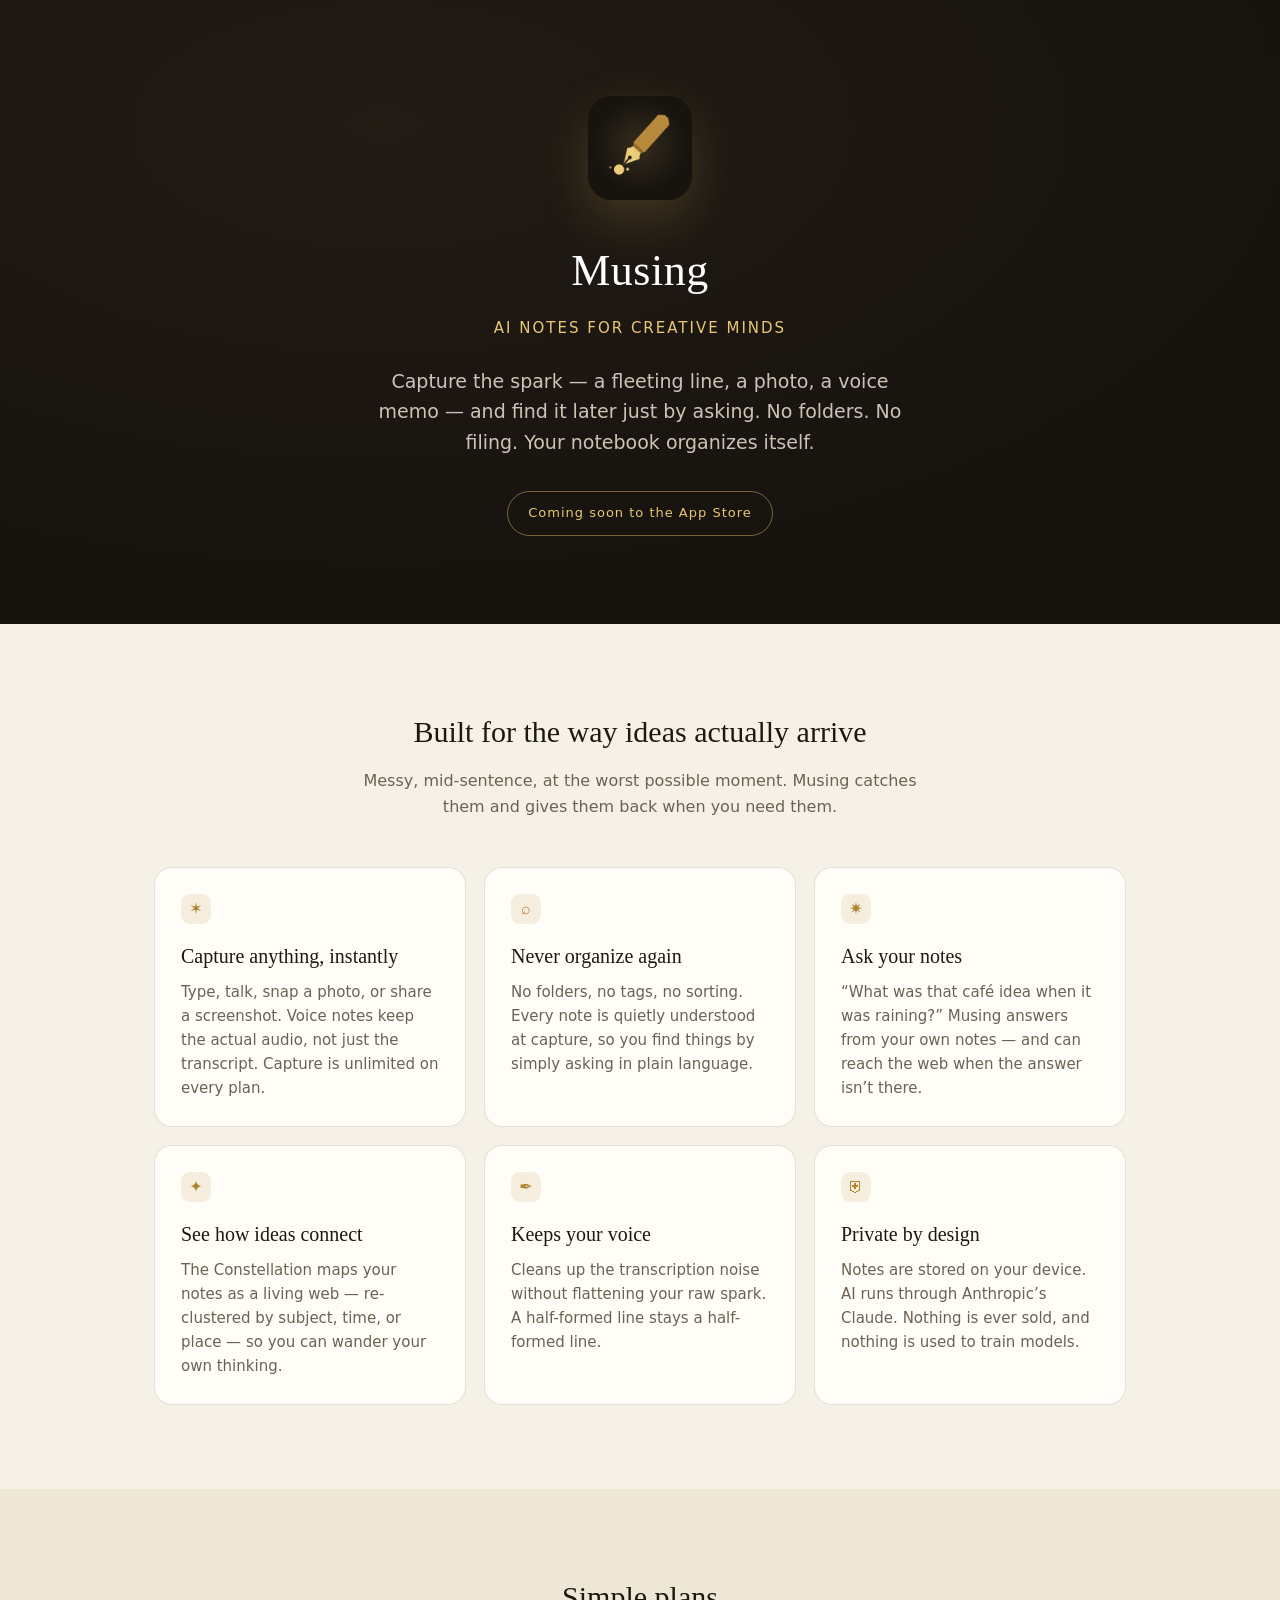
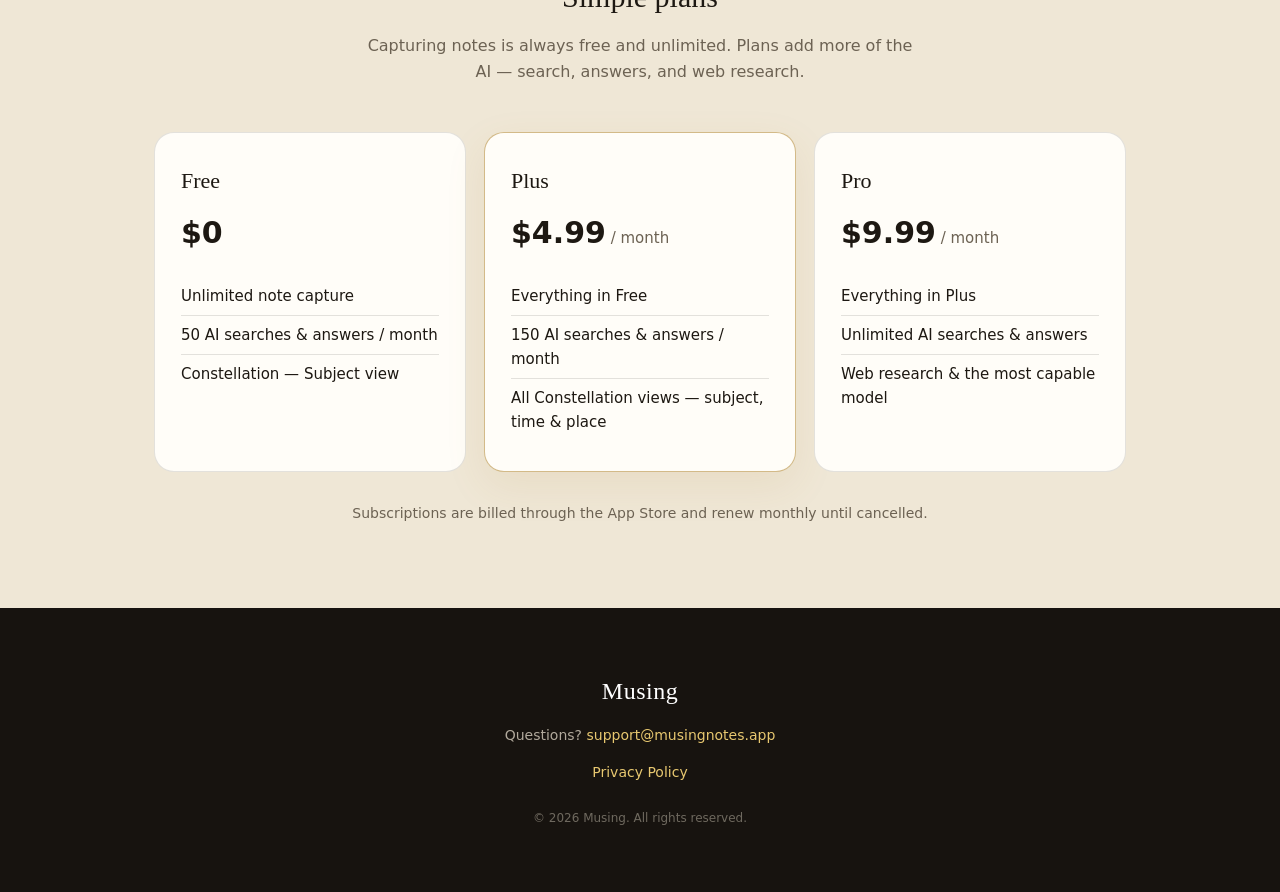
<file: index.html>
<!DOCTYPE html>
<html lang="en">
<head>
  <meta charset="UTF-8" />
  <meta name="viewport" content="width=device-width, initial-scale=1.0" />
  <title>Musing — AI notes for creative minds</title>
  <meta name="description" content="Musing is a context-aware notes app for creative minds. Capture ideas instantly, never organize, and find anything by simply asking. Powered by AI." />
  <link rel="icon" type="image/png" href="icon.png" />
  <link rel="stylesheet" href="styles.css" />
  <!-- Social preview -->
  <meta property="og:title" content="Musing — AI notes for creative minds" />
  <meta property="og:description" content="Capture the spark. Find it later. A context-aware notes app that organizes itself." />
  <meta property="og:image" content="icon.png" />
  <meta property="og:url" content="https://musingnotes.app" />
  <meta name="twitter:card" content="summary_large_image" />
</head>
<body>

  <header class="hero">
    <img class="app-icon" src="icon.png" alt="Musing app icon" />
    <div class="wordmark">Musing</div>
    <div class="tagline">AI notes for creative minds</div>
    <p class="lead">Capture the spark — a fleeting line, a photo, a voice memo — and find it later just by asking. No folders. No filing. Your notebook organizes itself.</p>
    <span class="badge">Coming soon to the App Store</span>
  </header>

  <section class="features">
    <div class="wrap">
      <h2 class="section-title">Built for the way ideas actually arrive</h2>
      <p class="section-sub">Messy, mid-sentence, at the worst possible moment. Musing catches them and gives them back when you need them.</p>
      <div class="grid">
        <div class="card">
          <div class="dot">✶</div>
          <h3>Capture anything, instantly</h3>
          <p>Type, talk, snap a photo, or share a screenshot. Voice notes keep the actual audio, not just the transcript. Capture is unlimited on every plan.</p>
        </div>
        <div class="card">
          <div class="dot">⌕</div>
          <h3>Never organize again</h3>
          <p>No folders, no tags, no sorting. Every note is quietly understood at capture, so you find things by simply asking in plain language.</p>
        </div>
        <div class="card">
          <div class="dot">✷</div>
          <h3>Ask your notes</h3>
          <p>“What was that café idea when it was raining?” Musing answers from your own notes — and can reach the web when the answer isn’t there.</p>
        </div>
        <div class="card">
          <div class="dot">✦</div>
          <h3>See how ideas connect</h3>
          <p>The Constellation maps your notes as a living web — re-clustered by subject, time, or place — so you can wander your own thinking.</p>
        </div>
        <div class="card">
          <div class="dot">✒</div>
          <h3>Keeps your voice</h3>
          <p>Cleans up the transcription noise without flattening your raw spark. A half-formed line stays a half-formed line.</p>
        </div>
        <div class="card">
          <div class="dot">⛨</div>
          <h3>Private by design</h3>
          <p>Notes are stored on your device. AI runs through Anthropic’s Claude. Nothing is ever sold, and nothing is used to train models.</p>
        </div>
      </div>
    </div>
  </section>

  <section class="pricing" id="pricing">
    <div class="wrap">
      <h2 class="section-title">Simple plans</h2>
      <p class="section-sub">Capturing notes is always free and unlimited. Plans add more of the AI — search, answers, and web research.</p>
      <div class="plans">
        <div class="plan">
          <div class="name">Free</div>
          <div class="price">$0</div>
          <ul>
            <li>Unlimited note capture</li>
            <li>50 AI searches &amp; answers / month</li>
            <li>Constellation — Subject view</li>
          </ul>
        </div>
        <div class="plan featured">
          <div class="name">Plus</div>
          <div class="price">$4.99<span> / month</span></div>
          <ul>
            <li>Everything in Free</li>
            <li>150 AI searches &amp; answers / month</li>
            <li>All Constellation views — subject, time &amp; place</li>
          </ul>
        </div>
        <div class="plan">
          <div class="name">Pro</div>
          <div class="price">$9.99<span> / month</span></div>
          <ul>
            <li>Everything in Plus</li>
            <li>Unlimited AI searches &amp; answers</li>
            <li>Web research &amp; the most capable model</li>
          </ul>
        </div>
      </div>
      <p class="note">Subscriptions are billed through the App Store and renew monthly until cancelled.</p>
    </div>
  </section>

  <footer>
    <div class="wordmark">Musing</div>
    <p>Questions? <a href="mailto:support@musingnotes.app">support@musingnotes.app</a></p>
    <p><a href="privacy.html">Privacy Policy</a></p>
    <p class="legal">© 2026 Musing. All rights reserved.</p>
  </footer>

</body>
</html>
</file>
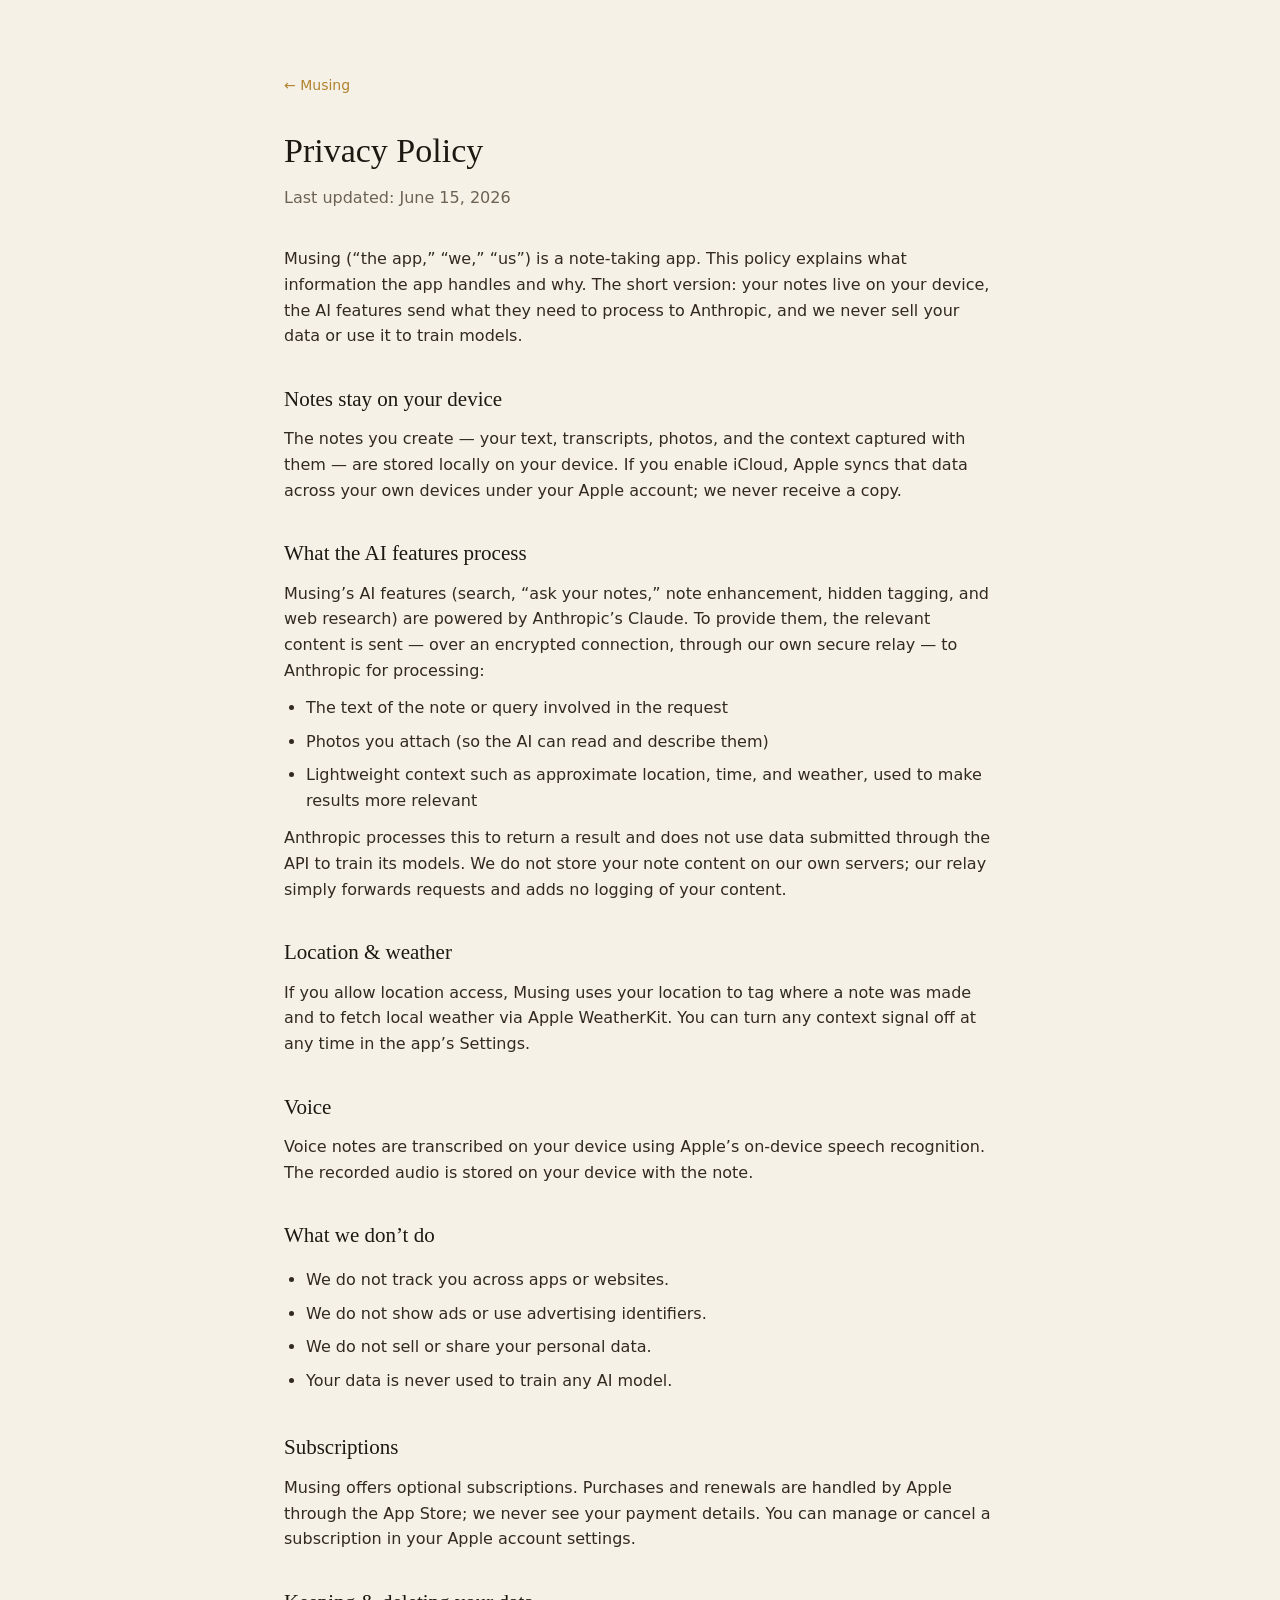
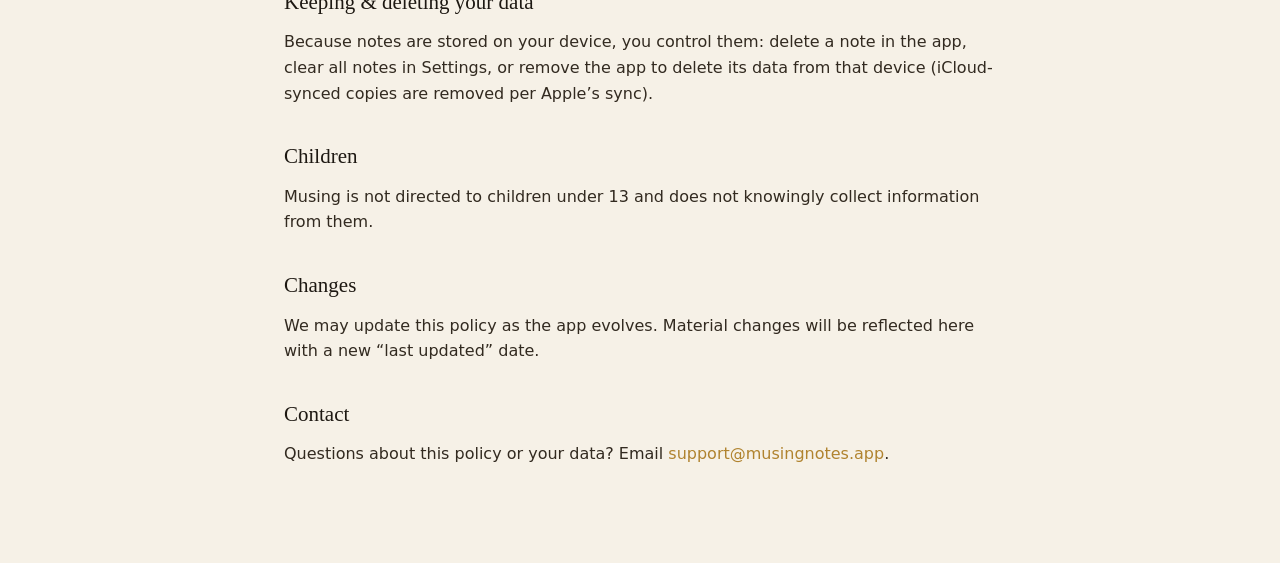
<file: privacy.html>
<!DOCTYPE html>
<html lang="en">
<head>
  <meta charset="UTF-8" />
  <meta name="viewport" content="width=device-width, initial-scale=1.0" />
  <title>Privacy Policy — Musing</title>
  <meta name="description" content="How Musing handles your notes and data." />
  <link rel="icon" type="image/png" href="icon.png" />
  <link rel="stylesheet" href="styles.css" />
</head>
<body>
  <article class="doc">
    <a class="back" href="index.html">← Musing</a>
    <h1>Privacy Policy</h1>
    <p class="updated">Last updated: June 15, 2026</p>

    <p>Musing (“the app,” “we,” “us”) is a note-taking app. This policy explains what
    information the app handles and why. The short version: your notes live on your
    device, the AI features send what they need to process to Anthropic, and we never
    sell your data or use it to train models.</p>

    <h2>Notes stay on your device</h2>
    <p>The notes you create — your text, transcripts, photos, and the context captured
    with them — are stored locally on your device. If you enable iCloud, Apple syncs
    that data across your own devices under your Apple account; we never receive a copy.</p>

    <h2>What the AI features process</h2>
    <p>Musing’s AI features (search, “ask your notes,” note enhancement, hidden tagging,
    and web research) are powered by Anthropic’s Claude. To provide them, the relevant
    content is sent — over an encrypted connection, through our own secure relay — to
    Anthropic for processing:</p>
    <ul>
      <li>The text of the note or query involved in the request</li>
      <li>Photos you attach (so the AI can read and describe them)</li>
      <li>Lightweight context such as approximate location, time, and weather, used to make results more relevant</li>
    </ul>
    <p>Anthropic processes this to return a result and does not use data submitted
    through the API to train its models. We do not store your note content on our own
    servers; our relay simply forwards requests and adds no logging of your content.</p>

    <h2>Location &amp; weather</h2>
    <p>If you allow location access, Musing uses your location to tag where a note was
    made and to fetch local weather via Apple WeatherKit. You can turn any context
    signal off at any time in the app’s Settings.</p>

    <h2>Voice</h2>
    <p>Voice notes are transcribed on your device using Apple’s on-device speech
    recognition. The recorded audio is stored on your device with the note.</p>

    <h2>What we don’t do</h2>
    <ul>
      <li>We do not track you across apps or websites.</li>
      <li>We do not show ads or use advertising identifiers.</li>
      <li>We do not sell or share your personal data.</li>
      <li>Your data is never used to train any AI model.</li>
    </ul>

    <h2>Subscriptions</h2>
    <p>Musing offers optional subscriptions. Purchases and renewals are handled by
    Apple through the App Store; we never see your payment details. You can manage or
    cancel a subscription in your Apple account settings.</p>

    <h2>Keeping &amp; deleting your data</h2>
    <p>Because notes are stored on your device, you control them: delete a note in the
    app, clear all notes in Settings, or remove the app to delete its data from that
    device (iCloud-synced copies are removed per Apple’s sync). </p>

    <h2>Children</h2>
    <p>Musing is not directed to children under 13 and does not knowingly collect
    information from them.</p>

    <h2>Changes</h2>
    <p>We may update this policy as the app evolves. Material changes will be reflected
    here with a new “last updated” date.</p>

    <h2>Contact</h2>
    <p>Questions about this policy or your data? Email
    <a href="mailto:support@musingnotes.app">support@musingnotes.app</a>.</p>
  </article>
</body>
</html>
</file>
<file: styles.css>
:root {
  --bg: #f6f1e7;
  --bg-alt: #efe7d6;
  --ink: #1d1812;
  --muted: #6c6253;
  --card: #fffdf8;
  --line: rgba(29, 24, 18, 0.12);
  --gold: #b0832f;
  --gold-soft: #e8c870;
  --espresso: #17130f;
  --cream: #f3ead8;
  --serif: "Hoefler Text", Georgia, "Times New Roman", ui-serif, serif;
  --sans: -apple-system, system-ui, "Segoe UI", Roboto, Helvetica, Arial, sans-serif;
}

* { box-sizing: border-box; margin: 0; padding: 0; }

html { scroll-behavior: smooth; }

body {
  font-family: var(--sans);
  color: var(--ink);
  background: var(--bg);
  line-height: 1.6;
  -webkit-font-smoothing: antialiased;
}

a { color: var(--gold); text-decoration: none; }
a:hover { text-decoration: underline; }

.wrap { max-width: 1020px; margin: 0 auto; padding: 0 24px; }

/* Hero */
.hero {
  background: radial-gradient(120% 120% at 30% 20%, #221b14 0%, var(--espresso) 60%);
  color: var(--cream);
  text-align: center;
  padding: 96px 24px 88px;
}
.hero img.app-icon {
  width: 104px; height: 104px;
  border-radius: 24px;
  box-shadow: 0 18px 50px rgba(232, 200, 112, 0.18);
  margin-bottom: 28px;
}
.wordmark {
  font-family: var(--serif);
  font-size: 44px;
  letter-spacing: 0.5px;
  font-weight: 500;
  color: #fff;
}
.tagline {
  color: var(--gold-soft);
  font-size: 15px;
  letter-spacing: 2px;
  text-transform: uppercase;
  margin-top: 10px;
}
.hero p.lead {
  max-width: 540px;
  margin: 26px auto 0;
  font-size: 19px;
  color: rgba(243, 234, 216, 0.82);
}
.badge {
  display: inline-block;
  margin-top: 34px;
  padding: 11px 20px;
  border: 1px solid rgba(232, 200, 112, 0.45);
  border-radius: 100px;
  color: var(--gold-soft);
  font-size: 13px;
  letter-spacing: 1px;
}

/* Sections */
section { padding: 84px 0; }
.section-title {
  font-family: var(--serif);
  font-size: 30px;
  font-weight: 500;
  text-align: center;
  margin-bottom: 12px;
}
.section-sub {
  text-align: center;
  color: var(--muted);
  max-width: 560px;
  margin: 0 auto 48px;
}

/* Features */
.features { background: var(--bg); }
.grid {
  display: grid;
  grid-template-columns: repeat(auto-fit, minmax(260px, 1fr));
  gap: 18px;
}
.card {
  background: var(--card);
  border: 1px solid var(--line);
  border-radius: 18px;
  padding: 26px;
}
.card h3 {
  font-family: var(--serif);
  font-size: 20px;
  font-weight: 500;
  margin-bottom: 8px;
}
.card p { color: var(--muted); font-size: 15px; }
.card .dot {
  width: 30px; height: 30px; border-radius: 9px;
  background: rgba(176, 131, 47, 0.12);
  color: var(--gold);
  display: grid; place-items: center;
  font-size: 16px; margin-bottom: 16px;
}

/* Pricing */
.pricing { background: var(--bg-alt); }
.plans {
  display: grid;
  grid-template-columns: repeat(auto-fit, minmax(250px, 1fr));
  gap: 18px;
  align-items: stretch;
}
.plan {
  background: var(--card);
  border: 1px solid var(--line);
  border-radius: 20px;
  padding: 30px 26px;
  display: flex; flex-direction: column;
}
.plan.featured { border-color: rgba(176, 131, 47, 0.55); box-shadow: 0 14px 40px rgba(176,131,47,0.10); }
.plan .name { font-family: var(--serif); font-size: 22px; }
.plan .price { font-size: 30px; font-weight: 700; margin: 10px 0 2px; }
.plan .price span { font-size: 15px; font-weight: 400; color: var(--muted); }
.plan ul { list-style: none; margin-top: 18px; }
.plan li { padding: 7px 0; color: var(--ink); font-size: 15px; border-top: 1px solid var(--line); }
.plan li:first-child { border-top: none; }
.note { text-align: center; color: var(--muted); font-size: 14px; margin-top: 30px; }

/* Footer */
footer {
  background: var(--espresso);
  color: rgba(243, 234, 216, 0.7);
  text-align: center;
  padding: 64px 24px;
}
footer .wordmark { font-size: 24px; color: #fff; }
footer p { margin-top: 14px; font-size: 14px; }
footer a { color: var(--gold-soft); }
footer .legal { margin-top: 26px; font-size: 12px; color: rgba(243,234,216,0.4); }

/* Doc pages (privacy) */
.doc { max-width: 760px; margin: 0 auto; padding: 72px 24px 96px; }
.doc h1 { font-family: var(--serif); font-size: 34px; font-weight: 500; margin-bottom: 6px; }
.doc .updated { color: var(--muted); margin-bottom: 36px; }
.doc h2 { font-family: var(--serif); font-size: 21px; font-weight: 500; margin: 34px 0 10px; }
.doc p, .doc li { color: #322a20; }
.doc ul { margin: 8px 0 8px 22px; }
.doc li { padding: 4px 0; }
.doc .back { display: inline-block; margin-bottom: 28px; font-size: 14px; }
</file>
